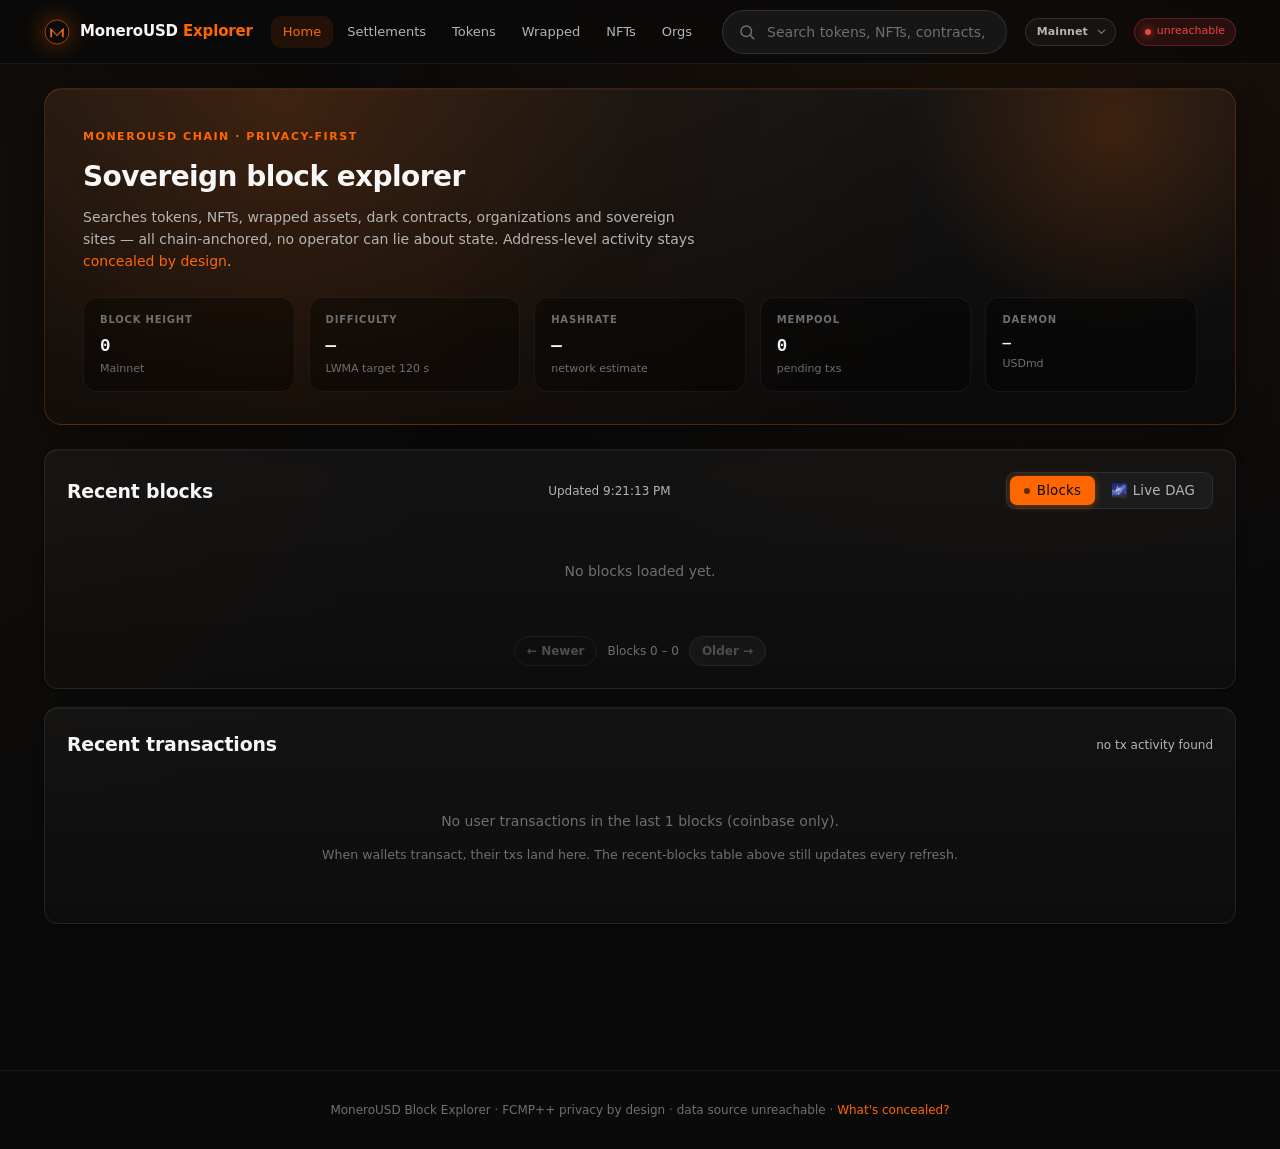
<file: index.html>
<!doctype html>
<html lang="en">
<head>
  <meta charset="utf-8">
  <meta name="viewport" content="width=device-width, initial-scale=1, viewport-fit=cover">
  <title>MoneroUSD Explorer</title>
  <meta name="description" content="Sovereign block explorer for the MoneroUSD chain. Privacy-preserving by design — searches tokens, NFTs, wrapped assets, contracts, organizations, and sovereign sites without leaking address-level activity.">
  <meta name="theme-color" content="#0a0a0a">
  <meta name="color-scheme" content="dark">

  <!-- CSP — same-origin scripts, monerousd.org indexer family for
       reads, ion.monerousd.org for token logos. No CDN, no eval.
       connect-src additionally allows the LOCAL DAG/PQ testnet daemon
       (127.0.0.1:28080 / localhost) so a self-hosting reviewer reads
       the live testnet chain DIRECTLY — no single operator trusted for
       proof-bearing reads. These loopback origins carry no privacy
       leak (they never leave the machine). -->
  <meta http-equiv="Content-Security-Policy" content="
    default-src 'self';
    script-src  'self';
    style-src   'self' 'unsafe-inline';
    img-src     'self' data: https://ion.monerousd.org;
    connect-src 'self' https://*.monerousd.org http://127.0.0.1:28080 http://localhost:28080;
    base-uri    'self';
    form-action 'self';
    frame-ancestors 'none';
  ">

  <link rel="stylesheet" href="styles/theme.css?v=229">
  <style>
    /* Boot loader — static MoneroUSD coin, orange ring orbits.
       Ported from the legacy explorer header (v1.2.132 redesign). */
    #usdm-loader {
      position: fixed; inset: 0; z-index: 9999;
      display: flex; align-items: center; justify-content: center;
      background: radial-gradient(circle at center, #0e0e0e 0%, #000 80%);
      transition: opacity .25s ease, visibility .25s ease;
    }
    #usdm-loader.hidden { opacity: 0; visibility: hidden; pointer-events: none; }
    .usdm-loader-stage {
      position: relative;
      width: 128px; height: 128px;
      display: flex; align-items: center; justify-content: center;
    }
    .usdm-loader-logo {
      width: 96px; height: 96px;
      filter: drop-shadow(0 0 14px rgba(255,102,0,0.45));
    }
    .usdm-loader-ring {
      position: absolute; inset: 0;
      border-radius: 50%;
      background: conic-gradient(
        from 0deg,
        rgba(255,102,0,0.95) 0deg,
        rgba(255,102,0,0.55) 40deg,
        rgba(255,102,0,0.15) 90deg,
        rgba(255,102,0,0)    180deg,
        rgba(255,102,0,0)    360deg);
      -webkit-mask: radial-gradient(circle, transparent 56px, #000 58px, #000 62px, transparent 64px);
              mask: radial-gradient(circle, transparent 56px, #000 58px, #000 62px, transparent 64px);
      animation: usdm-ring-spin 1.4s linear infinite;
    }
    @keyframes usdm-ring-spin {
      0%   { transform: rotate(0deg); }
      100% { transform: rotate(360deg); }
    }
    .usdm-loader-label {
      position: absolute; bottom: 38%;
      font-family: var(--font-ui, system-ui);
      font-size: 12px; letter-spacing: 0.14em; text-transform: uppercase;
      color: rgba(255,102,0,0.78);
    }
    @media (prefers-reduced-motion: reduce) {
      .usdm-loader-ring { animation: none; }
    }
  </style>
</head>
<body>

  <!-- ════ Boot loader ════════════════════════════════════════════ -->
  <div id="usdm-loader" aria-hidden="true">
    <div class="usdm-loader-stage">
      <div class="usdm-loader-ring" aria-hidden="true"></div>
      <svg class="usdm-loader-logo" viewBox="0 0 256 256" xmlns="http://www.w3.org/2000/svg"
           role="img" aria-label="MoneroUSD">
        <defs>
          <linearGradient id="usdm-outer" x1="0%" y1="0%" x2="0%" y2="100%">
            <stop offset="0%" stop-color="#888"/>
            <stop offset="50%" stop-color="#555"/>
            <stop offset="100%" stop-color="#333"/>
          </linearGradient>
          <radialGradient id="usdm-face" cx="50%" cy="38%" r="55%">
            <stop offset="0%" stop-color="#4d4d4d"/>
            <stop offset="100%" stop-color="#2a2a2a"/>
          </radialGradient>
          <linearGradient id="usdm-m" x1="0%" y1="0%" x2="0%" y2="100%">
            <stop offset="0%" stop-color="#FF8533"/>
            <stop offset="50%" stop-color="#FF6600"/>
            <stop offset="100%" stop-color="#E65800"/>
          </linearGradient>
        </defs>
        <circle cx="128" cy="128" r="120" fill="url(#usdm-outer)" stroke="#333" stroke-width="2"/>
        <circle cx="128" cy="128" r="102" fill="url(#usdm-face)"/>
        <polygon points="62,178 62,89 128,155 194,89 194,178 176,178 176,119 128,167 80,119 80,178" fill="url(#usdm-m)"/>
        <rect x="42" y="162" width="38" height="16" rx="2" fill="url(#usdm-m)"/>
        <rect x="176" y="162" width="38" height="16" rx="2" fill="url(#usdm-m)"/>
      </svg>
    </div>
    <div class="usdm-loader-label">Loading</div>
  </div>

  <!-- ════ Sticky glass header ═══════════════════════════════════ -->
  <header>
    <div class="container header-inner">
      <a href="#/" class="logo" aria-label="MoneroUSD Explorer home">
        <svg class="logo-mark" viewBox="0 0 256 256" xmlns="http://www.w3.org/2000/svg" aria-hidden="true">
          <defs>
            <linearGradient id="logo-m" x1="0%" y1="0%" x2="0%" y2="100%">
              <stop offset="0%" stop-color="#FF8533"/>
              <stop offset="100%" stop-color="#E65800"/>
            </linearGradient>
          </defs>
          <circle cx="128" cy="128" r="118" fill="#0a0a0a" stroke="#FF6600" stroke-width="6"/>
          <polygon points="62,180 62,86 128,156 194,86 194,180 176,180 176,118 128,170 80,118 80,180" fill="url(#logo-m)"/>
        </svg>
        <span>MoneroUSD <span class="logo-sub">Explorer</span></span>
      </a>

      <nav class="header-nav" aria-label="Primary navigation">
        <a href="#/"            class="header-nav-link">Home</a>
        <a href="#/l2"          class="header-nav-link">Settlements</a>
        <a href="#/tokens"      class="header-nav-link">Tokens</a>
        <a href="#/wrapped"     class="header-nav-link">Wrapped</a>
        <a href="#/nfts"        class="header-nav-link">NFTs</a>
        <a href="#/contracts"   class="header-nav-link collapse-md">Contracts</a>
        <a href="#/orgs"        class="header-nav-link">Orgs</a>
        <a href="#/sites"       class="header-nav-link collapse-md">Sites</a>
        <a href="#/validators"  class="header-nav-link collapse-md">Validators</a>
        <a href="#/privacy"     class="header-nav-link collapse-md">Privacy</a>
      </nav>

      <form class="search-form" id="search-form" onsubmit="return false;" role="search">
        <div class="search-wrapper">
          <input type="text"
                 id="search-input"
                 placeholder="Search tokens, NFTs, contracts, orgs, hashes…"
                 autocomplete="off"
                 spellcheck="false"
                 aria-label="Search">
          <div class="search-dropdown" id="search-dropdown" role="listbox"></div>
        </div>
        <button type="submit" id="search-btn" aria-hidden="true" tabindex="-1">Search</button>
      </form>

      <label class="network-switch" id="network-switch" title="Switch network — testnet lives at /testnet">
        <select id="network-select" aria-label="Select network">
          <option value="mainnet">Mainnet</option>
          <option value="testnet">Testnet</option>
        </select>
        <svg class="network-switch-caret" viewBox="0 0 12 12" aria-hidden="true">
          <path d="M2.5 4.5l3.5 3.5 3.5-3.5" fill="none" stroke="currentColor" stroke-width="1.5" stroke-linecap="round" stroke-linejoin="round"/>
        </svg>
      </label>

      <span class="source-pill connecting" id="source-pill" title="Active data source">
        connecting…
      </span>
    </div>
  </header>

  <!-- ════ Testnet banner (shown only on /testnet) ═══════════════ -->
  <div class="testnet-banner" id="testnet-banner" role="status" hidden>
    <span class="testnet-banner-dot" aria-hidden="true"></span>
    <strong>Testnet</strong>
    <span>— a separate, production-equivalent chain. Coins here carry no value. You're viewing
      <code>explorer.monerousd.org/testnet</code>.</span>
    <a href="#/" class="testnet-banner-exit" id="testnet-banner-exit">← Back to Mainnet</a>
  </div>

  <!-- ════ Main viewport (rendered by app.js) ════════════════════ -->
  <main class="container" id="view" role="main">
    <div class="loading">Loading…</div>
  </main>

  <!-- ════ Mobile bottom nav (≤880 px) ═══════════════════════════ -->
  <nav class="mobile-nav" aria-label="Mobile navigation">
    <div class="mobile-nav-inner container" style="padding:0">
      <a href="#/" class="mobile-nav-link" data-mobile-route="">
        <svg viewBox="0 0 24 24" fill="none" stroke="currentColor" stroke-width="1.6" stroke-linecap="round" stroke-linejoin="round"><path d="M3 12l9-9 9 9M5 10v10h14V10"/></svg>
        Home
      </a>
      <a href="#/tokens" class="mobile-nav-link" data-mobile-route="/tokens">
        <svg viewBox="0 0 24 24" fill="none" stroke="currentColor" stroke-width="1.6" stroke-linecap="round" stroke-linejoin="round"><circle cx="12" cy="12" r="9"/><path d="M12 7v10M9 9h5a2 2 0 010 4H9m0 0h6"/></svg>
        Tokens
      </a>
      <a href="#/wrapped" class="mobile-nav-link" data-mobile-route="/wrapped">
        <svg viewBox="0 0 24 24" fill="none" stroke="currentColor" stroke-width="1.6" stroke-linecap="round" stroke-linejoin="round"><circle cx="12" cy="12" r="9"/><path d="M3 12h18M12 3a14 14 0 010 18M12 3a14 14 0 000 18"/></svg>
        Wrapped
      </a>
      <a href="#/orgs" class="mobile-nav-link" data-mobile-route="/orgs">
        <svg viewBox="0 0 24 24" fill="none" stroke="currentColor" stroke-width="1.6" stroke-linecap="round" stroke-linejoin="round"><path d="M3 21V5a2 2 0 012-2h6v18M11 21V11h8v10M7 7h2M7 11h2M7 15h2M15 13h2M15 17h2"/></svg>
        Orgs
      </a>
      <a href="#/privacy" class="mobile-nav-link" data-mobile-route="/privacy">
        <svg viewBox="0 0 24 24" fill="none" stroke="currentColor" stroke-width="1.6" stroke-linecap="round" stroke-linejoin="round"><path d="M12 22s8-4 8-10V5l-8-3-8 3v7c0 6 8 10 8 10z"/></svg>
        Privacy
      </a>
    </div>
  </nav>

  <!-- ════ Footer ════════════════════════════════════════════════ -->
  <footer>
    <div class="container">
      <p>
        MoneroUSD Block Explorer · FCMP++ privacy by design ·
        <span id="footer-source">connecting…</span>
        &middot; <a href="#/privacy">What's concealed?</a>
      </p>
    </div>
  </footer>

  <script type="module" src="app.js?v=229"></script>
  <script src="/dag-view.js?v=5"></script>
</body>
</html>
</file>
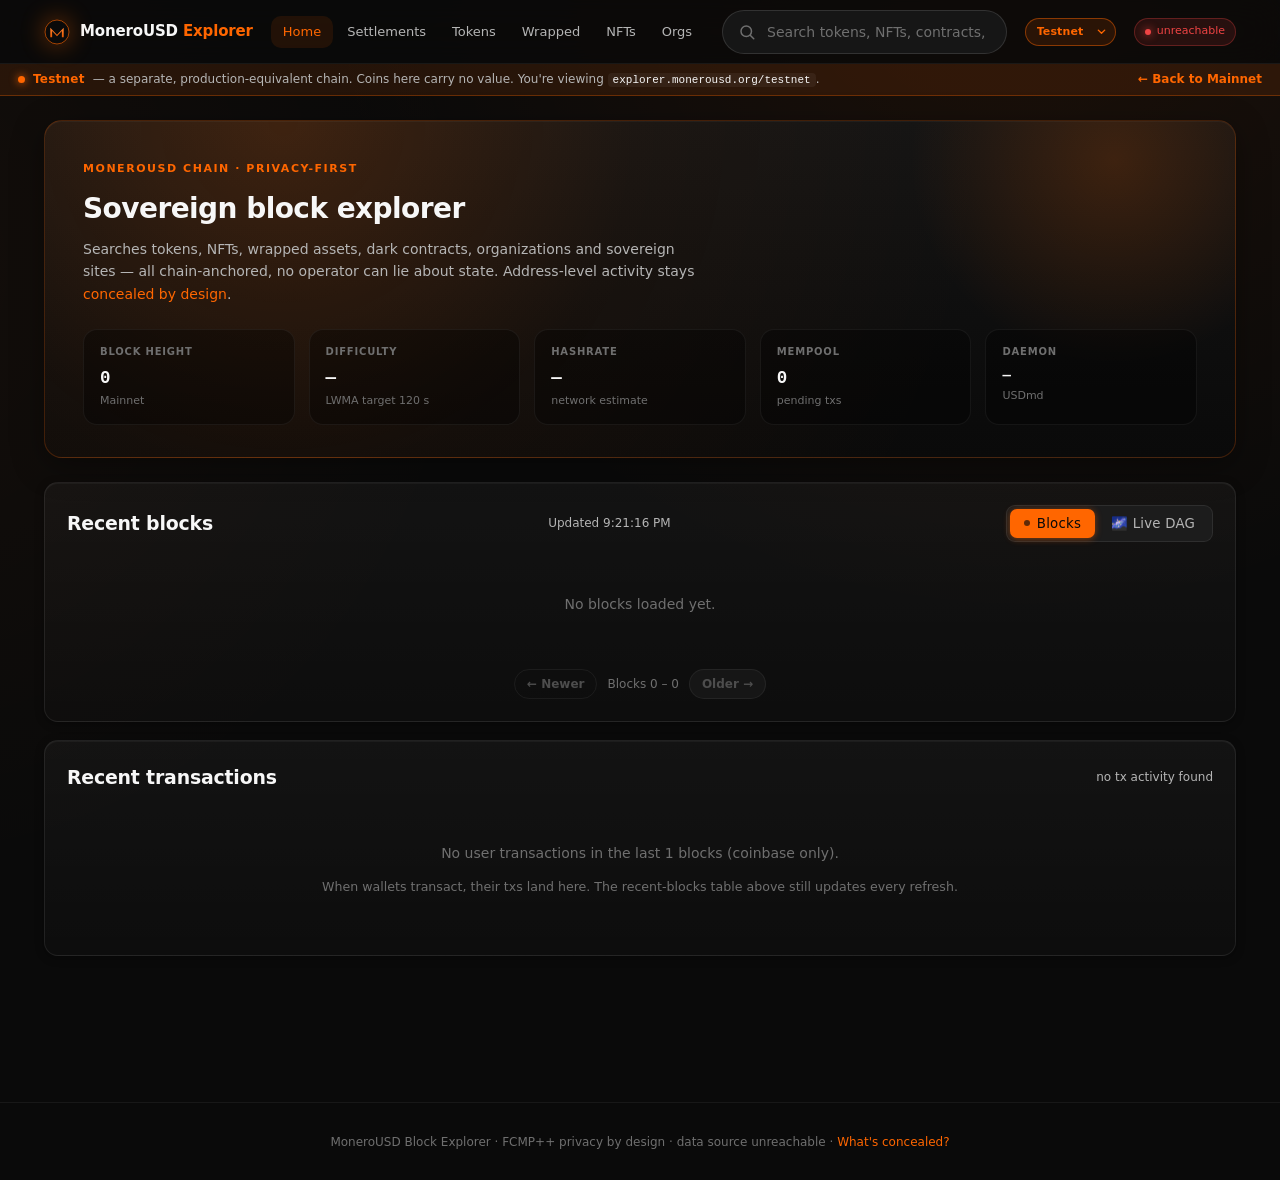
<file: testnet/index.html>
<!doctype html>
<html lang="en">
<head>
  <meta charset="utf-8">
  <meta name="viewport" content="width=device-width, initial-scale=1, viewport-fit=cover">
  <title>MoneroUSD Explorer</title>
  <meta name="description" content="Sovereign block explorer for the MoneroUSD chain. Privacy-preserving by design — searches tokens, NFTs, wrapped assets, contracts, organizations, and sovereign sites without leaking address-level activity.">
  <meta name="theme-color" content="#0a0a0a">
  <meta name="color-scheme" content="dark">

  <!-- CSP — same-origin scripts, monerousd.org indexer family for
       reads, ion.monerousd.org for token logos. No CDN, no eval.
       connect-src additionally allows the LOCAL DAG/PQ testnet daemon
       (127.0.0.1:28080 / localhost) so a self-hosting reviewer reads
       the live testnet chain DIRECTLY — no single operator trusted for
       proof-bearing reads. These loopback origins carry no privacy
       leak (they never leave the machine). -->
  <meta http-equiv="Content-Security-Policy" content="
    default-src 'self';
    script-src  'self';
    style-src   'self' 'unsafe-inline';
    img-src     'self' data: https://ion.monerousd.org;
    connect-src 'self' https://*.monerousd.org http://127.0.0.1:28080 http://localhost:28080;
    base-uri    'self';
    form-action 'self';
    frame-ancestors 'none';
  ">

  <link rel="stylesheet" href="/styles/theme.css?v=229">
  <style>
    /* Boot loader — static MoneroUSD coin, orange ring orbits.
       Ported from the legacy explorer header (v1.2.132 redesign). */
    #usdm-loader {
      position: fixed; inset: 0; z-index: 9999;
      display: flex; align-items: center; justify-content: center;
      background: radial-gradient(circle at center, #0e0e0e 0%, #000 80%);
      transition: opacity .25s ease, visibility .25s ease;
    }
    #usdm-loader.hidden { opacity: 0; visibility: hidden; pointer-events: none; }
    .usdm-loader-stage {
      position: relative;
      width: 128px; height: 128px;
      display: flex; align-items: center; justify-content: center;
    }
    .usdm-loader-logo {
      width: 96px; height: 96px;
      filter: drop-shadow(0 0 14px rgba(255,102,0,0.45));
    }
    .usdm-loader-ring {
      position: absolute; inset: 0;
      border-radius: 50%;
      background: conic-gradient(
        from 0deg,
        rgba(255,102,0,0.95) 0deg,
        rgba(255,102,0,0.55) 40deg,
        rgba(255,102,0,0.15) 90deg,
        rgba(255,102,0,0)    180deg,
        rgba(255,102,0,0)    360deg);
      -webkit-mask: radial-gradient(circle, transparent 56px, #000 58px, #000 62px, transparent 64px);
              mask: radial-gradient(circle, transparent 56px, #000 58px, #000 62px, transparent 64px);
      animation: usdm-ring-spin 1.4s linear infinite;
    }
    @keyframes usdm-ring-spin {
      0%   { transform: rotate(0deg); }
      100% { transform: rotate(360deg); }
    }
    .usdm-loader-label {
      position: absolute; bottom: 38%;
      font-family: var(--font-ui, system-ui);
      font-size: 12px; letter-spacing: 0.14em; text-transform: uppercase;
      color: rgba(255,102,0,0.78);
    }
    @media (prefers-reduced-motion: reduce) {
      .usdm-loader-ring { animation: none; }
    }
  </style>
</head>
<body>

  <!-- ════ Boot loader ════════════════════════════════════════════ -->
  <div id="usdm-loader" aria-hidden="true">
    <div class="usdm-loader-stage">
      <div class="usdm-loader-ring" aria-hidden="true"></div>
      <svg class="usdm-loader-logo" viewBox="0 0 256 256" xmlns="http://www.w3.org/2000/svg"
           role="img" aria-label="MoneroUSD">
        <defs>
          <linearGradient id="usdm-outer" x1="0%" y1="0%" x2="0%" y2="100%">
            <stop offset="0%" stop-color="#888"/>
            <stop offset="50%" stop-color="#555"/>
            <stop offset="100%" stop-color="#333"/>
          </linearGradient>
          <radialGradient id="usdm-face" cx="50%" cy="38%" r="55%">
            <stop offset="0%" stop-color="#4d4d4d"/>
            <stop offset="100%" stop-color="#2a2a2a"/>
          </radialGradient>
          <linearGradient id="usdm-m" x1="0%" y1="0%" x2="0%" y2="100%">
            <stop offset="0%" stop-color="#FF8533"/>
            <stop offset="50%" stop-color="#FF6600"/>
            <stop offset="100%" stop-color="#E65800"/>
          </linearGradient>
        </defs>
        <circle cx="128" cy="128" r="120" fill="url(#usdm-outer)" stroke="#333" stroke-width="2"/>
        <circle cx="128" cy="128" r="102" fill="url(#usdm-face)"/>
        <polygon points="62,178 62,89 128,155 194,89 194,178 176,178 176,119 128,167 80,119 80,178" fill="url(#usdm-m)"/>
        <rect x="42" y="162" width="38" height="16" rx="2" fill="url(#usdm-m)"/>
        <rect x="176" y="162" width="38" height="16" rx="2" fill="url(#usdm-m)"/>
      </svg>
    </div>
    <div class="usdm-loader-label">Loading</div>
  </div>

  <!-- ════ Sticky glass header ═══════════════════════════════════ -->
  <header>
    <div class="container header-inner">
      <a href="#/" class="logo" aria-label="MoneroUSD Explorer home">
        <svg class="logo-mark" viewBox="0 0 256 256" xmlns="http://www.w3.org/2000/svg" aria-hidden="true">
          <defs>
            <linearGradient id="logo-m" x1="0%" y1="0%" x2="0%" y2="100%">
              <stop offset="0%" stop-color="#FF8533"/>
              <stop offset="100%" stop-color="#E65800"/>
            </linearGradient>
          </defs>
          <circle cx="128" cy="128" r="118" fill="#0a0a0a" stroke="#FF6600" stroke-width="6"/>
          <polygon points="62,180 62,86 128,156 194,86 194,180 176,180 176,118 128,170 80,118 80,180" fill="url(#logo-m)"/>
        </svg>
        <span>MoneroUSD <span class="logo-sub">Explorer</span></span>
      </a>

      <nav class="header-nav" aria-label="Primary navigation">
        <a href="#/"            class="header-nav-link">Home</a>
        <a href="#/l2"          class="header-nav-link">Settlements</a>
        <a href="#/tokens"      class="header-nav-link">Tokens</a>
        <a href="#/wrapped"     class="header-nav-link">Wrapped</a>
        <a href="#/nfts"        class="header-nav-link">NFTs</a>
        <a href="#/contracts"   class="header-nav-link collapse-md">Contracts</a>
        <a href="#/orgs"        class="header-nav-link">Orgs</a>
        <a href="#/sites"       class="header-nav-link collapse-md">Sites</a>
        <a href="#/validators"  class="header-nav-link collapse-md">Validators</a>
        <a href="#/privacy"     class="header-nav-link collapse-md">Privacy</a>
      </nav>

      <form class="search-form" id="search-form" onsubmit="return false;" role="search">
        <div class="search-wrapper">
          <input type="text"
                 id="search-input"
                 placeholder="Search tokens, NFTs, contracts, orgs, hashes…"
                 autocomplete="off"
                 spellcheck="false"
                 aria-label="Search">
          <div class="search-dropdown" id="search-dropdown" role="listbox"></div>
        </div>
        <button type="submit" id="search-btn" aria-hidden="true" tabindex="-1">Search</button>
      </form>

      <label class="network-switch" id="network-switch" title="Switch network — testnet lives at /testnet">
        <select id="network-select" aria-label="Select network">
          <option value="mainnet">Mainnet</option>
          <option value="testnet">Testnet</option>
        </select>
        <svg class="network-switch-caret" viewBox="0 0 12 12" aria-hidden="true">
          <path d="M2.5 4.5l3.5 3.5 3.5-3.5" fill="none" stroke="currentColor" stroke-width="1.5" stroke-linecap="round" stroke-linejoin="round"/>
        </svg>
      </label>

      <span class="source-pill connecting" id="source-pill" title="Active data source">
        connecting…
      </span>
    </div>
  </header>

  <!-- ════ Testnet banner (shown only on /testnet) ═══════════════ -->
  <div class="testnet-banner" id="testnet-banner" role="status" hidden>
    <span class="testnet-banner-dot" aria-hidden="true"></span>
    <strong>Testnet</strong>
    <span>— a separate, production-equivalent chain. Coins here carry no value. You're viewing
      <code>explorer.monerousd.org/testnet</code>.</span>
    <a href="#/" class="testnet-banner-exit" id="testnet-banner-exit">← Back to Mainnet</a>
  </div>

  <!-- ════ Main viewport (rendered by app.js) ════════════════════ -->
  <main class="container" id="view" role="main">
    <div class="loading">Loading…</div>
  </main>

  <!-- ════ Mobile bottom nav (≤880 px) ═══════════════════════════ -->
  <nav class="mobile-nav" aria-label="Mobile navigation">
    <div class="mobile-nav-inner container" style="padding:0">
      <a href="#/" class="mobile-nav-link" data-mobile-route="">
        <svg viewBox="0 0 24 24" fill="none" stroke="currentColor" stroke-width="1.6" stroke-linecap="round" stroke-linejoin="round"><path d="M3 12l9-9 9 9M5 10v10h14V10"/></svg>
        Home
      </a>
      <a href="#/tokens" class="mobile-nav-link" data-mobile-route="/tokens">
        <svg viewBox="0 0 24 24" fill="none" stroke="currentColor" stroke-width="1.6" stroke-linecap="round" stroke-linejoin="round"><circle cx="12" cy="12" r="9"/><path d="M12 7v10M9 9h5a2 2 0 010 4H9m0 0h6"/></svg>
        Tokens
      </a>
      <a href="#/wrapped" class="mobile-nav-link" data-mobile-route="/wrapped">
        <svg viewBox="0 0 24 24" fill="none" stroke="currentColor" stroke-width="1.6" stroke-linecap="round" stroke-linejoin="round"><circle cx="12" cy="12" r="9"/><path d="M3 12h18M12 3a14 14 0 010 18M12 3a14 14 0 000 18"/></svg>
        Wrapped
      </a>
      <a href="#/orgs" class="mobile-nav-link" data-mobile-route="/orgs">
        <svg viewBox="0 0 24 24" fill="none" stroke="currentColor" stroke-width="1.6" stroke-linecap="round" stroke-linejoin="round"><path d="M3 21V5a2 2 0 012-2h6v18M11 21V11h8v10M7 7h2M7 11h2M7 15h2M15 13h2M15 17h2"/></svg>
        Orgs
      </a>
      <a href="#/privacy" class="mobile-nav-link" data-mobile-route="/privacy">
        <svg viewBox="0 0 24 24" fill="none" stroke="currentColor" stroke-width="1.6" stroke-linecap="round" stroke-linejoin="round"><path d="M12 22s8-4 8-10V5l-8-3-8 3v7c0 6 8 10 8 10z"/></svg>
        Privacy
      </a>
    </div>
  </nav>

  <!-- ════ Footer ════════════════════════════════════════════════ -->
  <footer>
    <div class="container">
      <p>
        MoneroUSD Block Explorer · FCMP++ privacy by design ·
        <span id="footer-source">connecting…</span>
        &middot; <a href="#/privacy">What's concealed?</a>
      </p>
    </div>
  </footer>

  <script type="module" src="/app.js?v=229"></script>
  <script src="/dag-view.js?v=5"></script>
</body>
</html>
</file>
<file: styles/theme.css>
/* theme.css — MoneroUSD Explorer
 *
 * Phantom-style wallet aesthetic with the Monero brand palette
 * (deep matte black + orange #FF6600 accent). Matches the
 * desktop wallet's home, governance, settings, and the IDE so
 * the entire surface family reads as one product.
 *
 * Design tokens live on :root. Component rules below cascade
 * off them — change a token, every component follows.
 */

:root {
  /* ─── Brand & palette ─────────────────────────────────────── */
  --monero-orange:        #FF6600;
  --monero-orange-soft:   rgba(255, 102, 0, 0.10);
  --monero-orange-rim:    rgba(255, 102, 0, 0.32);
  --monero-orange-hover:  #FF8533;
  --monero-orange-press:  #E65800;

  /* ─── Surfaces (deepest → most-elevated) ──────────────────── */
  --bg-base:        #050505;
  --bg-page:        #0a0a0a;
  --bg-surface:     #111;
  --bg-elevated:    #161616;
  --bg-popover:     #1c1c1c;
  --bg-hover:       rgba(255, 255, 255, 0.04);

  /* ─── Glass card (Phantom feel) ──────────────────────────── */
  --glass-bg:       linear-gradient(180deg,
                      rgba(255, 255, 255, 0.04) 0%,
                      rgba(255, 255, 255, 0.015) 100%);
  --glass-border:   rgba(255, 255, 255, 0.08);
  --glass-border-active: rgba(255, 102, 0, 0.30);
  --card-shadow:    0 2px 8px rgba(0, 0, 0, 0.35),
                    inset 0 1px 0 rgba(255, 255, 255, 0.04);
  --card-shadow-hover:
                    0 8px 24px rgba(0, 0, 0, 0.5),
                    inset 0 1px 0 rgba(255, 255, 255, 0.06);

  /* ─── Hero gradient (orange radial halo over dark base) ───── */
  --hero-gradient:  radial-gradient(circle at 20% 0%,
                      rgba(255, 102, 0, 0.18) 0%,
                      rgba(255, 102, 0, 0.04) 35%,
                      rgba(20, 20, 20, 0) 70%),
                    linear-gradient(180deg, #141414 0%, #0a0a0a 100%);
  --hero-border:    rgba(255, 102, 0, 0.22);

  /* ─── Borders ─────────────────────────────────────────────── */
  --border-subtle:  rgba(255, 255, 255, 0.06);
  --border-strong:  rgba(255, 255, 255, 0.12);
  --row-divider:    rgba(255, 255, 255, 0.05);

  /* ─── Text ────────────────────────────────────────────────── */
  --text-primary:   #f7f7f7;
  --text-secondary: #b5b5b5;
  --text-muted:     #6f6f6f;
  --text-faint:     #4d4d4d;
  --text-inverse:   #0a0a0a;
  --accent:         var(--monero-orange);
  --accent-hover:   var(--monero-orange-hover);

  /* ─── Semantic colors ─────────────────────────────────────── */
  --success:        #22c55e;
  --success-soft:   rgba(34, 197, 94, 0.12);
  --warning:        #f59e0b;
  --warning-soft:   rgba(245, 158, 11, 0.12);
  --danger:         #ef4444;
  --danger-soft:    rgba(239, 68, 68, 0.12);
  --info:           #38bdf8;
  --info-soft:      rgba(56, 189, 248, 0.12);

  /* ─── Geometry ────────────────────────────────────────────── */
  --radius-xs:      4px;
  --radius-sm:      6px;
  --radius-md:      10px;
  --radius-lg:      14px;
  --radius-xl:      18px;
  --radius-pill:    9999px;
  --pill-radius:    9999px;

  /* ─── Type ────────────────────────────────────────────────── */
  --font-ui:        'Inter', -apple-system, BlinkMacSystemFont,
                    'Segoe UI', system-ui, sans-serif;
  --font-mono:      'JetBrains Mono', ui-monospace, 'SF Mono',
                    Menlo, Monaco, Consolas, monospace;

  /* ─── Motion ──────────────────────────────────────────────── */
  --transition-fast: 120ms cubic-bezier(0.4, 0, 0.2, 1);
  --transition-med:  180ms cubic-bezier(0.4, 0, 0.2, 1);

  /* ─── Container widths ───────────────────────────────────── */
  --container-max:   1240px;
  --header-h:        64px;
}

/* ════════════════════════════════════════════════════════════════════
 * Reset + base
 * ════════════════════════════════════════════════════════════════════ */

*, *::before, *::after { box-sizing: border-box; }

html, body {
  margin: 0;
  padding: 0;
  background: var(--bg-page);
  color: var(--text-primary);
  font-family: var(--font-ui);
  font-size: 14px;
  line-height: 1.5;
  -webkit-font-smoothing: antialiased;
  -moz-osx-font-smoothing: grayscale;
}

body {
  min-height: 100vh;
  background:
    radial-gradient(circle at 80% -10%, rgba(255, 102, 0, 0.08) 0%, transparent 50%),
    radial-gradient(circle at -10% 30%, rgba(255, 102, 0, 0.04) 0%, transparent 40%),
    var(--bg-page);
  background-attachment: fixed;
}

a {
  color: var(--accent);
  text-decoration: none;
  transition: color var(--transition-fast);
}
a:hover { color: var(--accent-hover); }

code, .mono {
  font-family: var(--font-mono);
  font-size: 0.92em;
}

button {
  font-family: inherit;
}

h1, h2, h3, h4, h5 { margin: 0; font-weight: 600; letter-spacing: -0.01em; }
h1 { font-size: 1.75rem; }
h2 { font-size: 1.35rem; }
h3 { font-size: 1.1rem; }

/* ════════════════════════════════════════════════════════════════════
 * Layout
 * ════════════════════════════════════════════════════════════════════ */

.container {
  width: 100%;
  max-width: var(--container-max);
  margin: 0 auto;
  padding: 0 24px;
}

main.container { padding-top: 24px; padding-bottom: 64px; }

/* ════════════════════════════════════════════════════════════════════
 * Header (sticky glass top bar)
 *
 * Selector is scoped to `body > header` so it ONLY matches the
 * top-bar (a direct child of <body>). Page-level `<header>`
 * elements — like the `<header class="hero">` used by every
 * landing page — pick up the .hero rule instead of inheriting
 * the top-bar's fixed height. (Pre-fix: `header { height: 64px }`
 * collapsed every page hero to a 56-px sliver on mobile.)
 * ════════════════════════════════════════════════════════════════════ */

body > header {
  position: sticky;
  top: 0;
  z-index: 100;
  height: var(--header-h);
  background: rgba(10, 10, 10, 0.78);
  border-bottom: 1px solid var(--border-subtle);
  backdrop-filter: saturate(1.5) blur(18px);
  -webkit-backdrop-filter: saturate(1.5) blur(18px);
}

.header-inner {
  display: flex;
  align-items: center;
  height: 100%;
  gap: 18px;
}

.logo {
  display: inline-flex;
  align-items: center;
  gap: 10px;
  font-size: 15px;
  font-weight: 700;
  letter-spacing: -0.01em;
  color: var(--text-primary);
  white-space: nowrap;
}
.logo:hover { color: var(--text-primary); }

.logo-mark {
  width: 26px;
  height: 26px;
  flex-shrink: 0;
  filter: drop-shadow(0 0 12px rgba(255, 102, 0, 0.45));
  transition: filter var(--transition-med);
}
.logo:hover .logo-mark {
  filter: drop-shadow(0 0 16px rgba(255, 102, 0, 0.7));
}
.logo-sub {
  color: var(--accent);
  font-weight: 600;
}

.header-nav {
  display: flex;
  align-items: center;
  gap: 2px;
  flex-wrap: nowrap;
  /* No `margin-right: auto` — we want the search bar to take the
     remaining space, NOT the nav to push everything else right. */
}
.header-nav::-webkit-scrollbar { display: none; }

.header-nav-link {
  display: inline-flex;
  align-items: center;
  height: 32px;
  padding: 0 12px;
  border-radius: var(--radius-md);
  font-size: 13px;
  font-weight: 500;
  color: var(--text-secondary);
  transition: background var(--transition-fast), color var(--transition-fast);
}
.header-nav-link:hover {
  background: var(--bg-hover);
  color: var(--text-primary);
}
.header-nav-link.active {
  color: var(--accent);
  background: var(--monero-orange-soft);
}

/* ─── Search (header) ─────────────────────────────────────────────── */

.search-form {
  position: relative;
  display: flex;
  align-items: center;
  gap: 8px;
  flex: 1;
  /* Desktop: large pill that takes the full available width up to
     the breakpoint. Phantom-app sized — the bar should feel like
     the page's primary input, not a tiny accessory. */
  max-width: 680px;
  min-width: 280px;
}

.search-wrapper {
  position: relative;
  flex: 1;
}

#search-input {
  width: 100%;
  height: 44px;
  background: var(--bg-elevated);
  border: 1px solid var(--border-strong);
  border-radius: var(--radius-pill);
  padding: 0 18px 0 44px;
  color: var(--text-primary);
  font-family: inherit;
  font-size: 14px;
  font-weight: 500;
  transition: border-color var(--transition-fast), background var(--transition-fast);
}
#search-input::placeholder { color: var(--text-muted); font-weight: 400; }
#search-input:focus {
  outline: none;
  border-color: var(--accent);
  background: rgba(255, 102, 0, 0.04);
  box-shadow: 0 0 0 3px rgba(255, 102, 0, 0.12);
}

.search-wrapper::before {
  content: '';
  position: absolute;
  left: 16px;
  top: 50%;
  width: 18px;
  height: 18px;
  transform: translateY(-50%);
  background-image: url("data:image/svg+xml;utf8,<svg xmlns='http://www.w3.org/2000/svg' width='18' height='18' viewBox='0 0 24 24' fill='none' stroke='%236f6f6f' stroke-width='2' stroke-linecap='round' stroke-linejoin='round'><circle cx='11' cy='11' r='7'/><path d='M21 21l-4.35-4.35'/></svg>");
  pointer-events: none;
}

#search-btn { display: none; /* Enter to submit; Phantom-style */ }

/* ─── Search dropdown (live results w/ logos) ───────────────────── */

.search-dropdown {
  position: absolute;
  top: calc(100% + 10px);
  left: 0;
  right: 0;
  background: var(--bg-popover);
  border: 1px solid var(--border-strong);
  border-radius: var(--radius-lg);
  box-shadow: 0 18px 48px rgba(0, 0, 0, 0.65),
              inset 0 1px 0 rgba(255, 255, 255, 0.04);
  /* Match the bar's width on mobile/tablet, but DROP the right anchor
     on desktop so the panel can extend wider than the input — useful
     when the search shows long org/token names. */
  min-width: 100%;
  width: max-content;
  max-width: min(680px, calc(100vw - 32px));
  max-height: 540px;
  overflow-y: auto;
  display: none;
  z-index: 200;
  padding: 6px;
}
.search-dropdown.open { display: block; }

.search-section-title {
  padding: 12px 12px 6px;
  font-size: 10px;
  font-weight: 700;
  text-transform: uppercase;
  letter-spacing: 0.10em;
  color: var(--text-muted);
}

.search-result {
  display: flex;
  align-items: center;
  gap: 14px;
  padding: 10px 12px;
  cursor: pointer;
  border-radius: var(--radius-md);
  transition: background var(--transition-fast);
}
.search-result:hover,
.search-result.active {
  background: var(--monero-orange-soft);
}
.search-result-logo {
  width: 36px;
  height: 36px;
  border-radius: 50%;
  background: var(--monero-orange-soft);
  display: inline-flex;
  align-items: center;
  justify-content: center;
  font-size: 13px;
  font-weight: 700;
  color: var(--accent);
  flex-shrink: 0;
  overflow: hidden;
}
.search-result-logo img {
  width: 100%;
  height: 100%;
  object-fit: cover;
}
.search-result-text {
  flex: 1;
  min-width: 0;
}
.search-result-title {
  font-size: 14px;
  font-weight: 600;
  color: var(--text-primary);
  display: flex;
  align-items: center;
  gap: 8px;
  line-height: 1.25;
}
.search-result-sub {
  font-size: 11.5px;
  color: var(--text-muted);
  font-family: var(--font-mono);
  margin-top: 2px;
  overflow: hidden;
  text-overflow: ellipsis;
  white-space: nowrap;
}
.search-result-badge {
  font-size: 10px;
  padding: 3px 8px;
  border-radius: var(--radius-pill);
  background: var(--bg-elevated);
  color: var(--text-secondary);
  border: 1px solid var(--border-subtle);
  font-weight: 600;
  text-transform: uppercase;
  letter-spacing: 0.06em;
}

/* Source pill (connection status) */
.source-pill {
  display: inline-flex;
  align-items: center;
  gap: 6px;
  height: 28px;
  padding: 0 10px;
  border-radius: var(--radius-pill);
  font-size: 11px;
  font-weight: 500;
  color: var(--success);
  background: var(--success-soft);
  border: 1px solid rgba(34, 197, 94, 0.30);
  white-space: nowrap;
  flex-shrink: 0;
}
.source-pill::before {
  content: '';
  width: 6px;
  height: 6px;
  border-radius: 50%;
  background: var(--success);
  box-shadow: 0 0 8px var(--success);
}
.source-pill.connecting {
  color: var(--warning);
  background: var(--warning-soft);
  border-color: rgba(245, 158, 11, 0.30);
}
.source-pill.connecting::before {
  background: var(--warning);
  box-shadow: 0 0 8px var(--warning);
}
.source-pill.error {
  color: var(--danger);
  background: var(--danger-soft);
  border-color: rgba(239, 68, 68, 0.30);
}
.source-pill.error::before {
  background: var(--danger);
  box-shadow: 0 0 8px var(--danger);
}

/* Network switch (Mainnet / Testnet) — path-prefix routing.
   Testnet lives at explorer.monerousd.org/testnet, so switching is a
   real navigation to /testnet/ (handled in app.js). */
.network-switch {
  position: relative;
  display: inline-flex;
  align-items: center;
  height: 28px;
  flex-shrink: 0;
}
.network-switch select {
  appearance: none;
  -webkit-appearance: none;
  height: 28px;
  margin: 0;
  padding: 0 26px 0 11px;
  border-radius: var(--radius-pill);
  font-family: inherit;
  font-size: 11px;
  font-weight: 600;
  letter-spacing: 0.01em;
  color: var(--text-secondary);
  background: var(--bg-hover);
  border: 1px solid var(--border-strong);
  cursor: pointer;
  outline: none;
  transition: color .12s ease, border-color .12s ease, background .12s ease;
}
.network-switch select:hover { color: var(--text-primary); border-color: var(--accent); }
.network-switch select:focus-visible { border-color: var(--accent); box-shadow: 0 0 0 2px rgba(255,102,0,0.25); }
.network-switch-caret {
  position: absolute;
  right: 9px;
  width: 11px;
  height: 11px;
  pointer-events: none;
  color: var(--text-muted);
}
/* On testnet the switch is unmistakably orange-accented. */
.network-switch.testnet select {
  color: var(--accent);
  background: rgba(255, 102, 0, 0.12);
  border-color: rgba(255, 102, 0, 0.45);
}
.network-switch.testnet .network-switch-caret { color: var(--accent); }

/* Thin testnet banner under the header. */
.testnet-banner {
  display: flex;
  align-items: center;
  gap: 8px;
  flex-wrap: wrap;
  padding: 7px 18px;
  font-size: 12px;
  line-height: 1.4;
  color: var(--text-secondary);
  background: rgba(255, 102, 0, 0.10);
  border-bottom: 1px solid rgba(255, 102, 0, 0.30);
}
.testnet-banner[hidden] { display: none; }
.testnet-banner strong { color: var(--accent); font-weight: 700; letter-spacing: 0.02em; }
.testnet-banner code {
  font-family: var(--font-mono, ui-monospace, monospace);
  font-size: 11px;
  color: var(--text-primary);
  background: rgba(255,255,255,0.05);
  padding: 1px 5px;
  border-radius: var(--radius-xs);
}
.testnet-banner-dot {
  width: 7px; height: 7px;
  border-radius: 50%;
  background: var(--accent);
  box-shadow: 0 0 8px var(--accent);
  flex-shrink: 0;
}
.testnet-banner-exit {
  margin-left: auto;
  color: var(--accent);
  font-weight: 600;
  white-space: nowrap;
  text-decoration: none;
}
.testnet-banner-exit:hover { text-decoration: underline; }

/* ════════════════════════════════════════════════════════════════════
 * Hero (home page)
 * ════════════════════════════════════════════════════════════════════ */

.hero {
  position: relative;
  background: var(--hero-gradient);
  border: 1px solid var(--hero-border);
  border-radius: var(--radius-xl);
  padding: 36px 38px 32px;
  margin-bottom: 24px;
  overflow: hidden;
  box-shadow: 0 8px 32px rgba(0, 0, 0, 0.35),
              inset 0 1px 0 rgba(255, 255, 255, 0.04);
}
.hero::before {
  content: '';
  position: absolute;
  top: -60%;
  right: -10%;
  width: 480px;
  height: 480px;
  background: radial-gradient(circle, rgba(255, 102, 0, 0.18) 0%, transparent 60%);
  pointer-events: none;
}
.hero-eyebrow {
  display: inline-block;
  font-size: 11px;
  font-weight: 700;
  text-transform: uppercase;
  letter-spacing: 0.14em;
  color: var(--accent);
  margin-bottom: 10px;
  position: relative;
}
.hero h1 {
  font-size: 2rem;
  font-weight: 700;
  letter-spacing: -0.02em;
  margin-bottom: 8px;
  position: relative;
}
.hero p {
  margin: 0;
  font-size: 14px;
  color: var(--text-secondary);
  max-width: 620px;
  line-height: 1.6;
  position: relative;
}

.hero-stats {
  display: grid;
  grid-template-columns: repeat(auto-fit, minmax(180px, 1fr));
  gap: 14px;
  margin-top: 24px;
  position: relative;
}
.hero-stat {
  background: rgba(0, 0, 0, 0.35);
  border: 1px solid var(--border-subtle);
  border-radius: var(--radius-lg);
  padding: 14px 16px;
}
.hero-stat-label {
  font-size: 10px;
  font-weight: 700;
  text-transform: uppercase;
  letter-spacing: 0.08em;
  color: var(--text-muted);
  margin-bottom: 6px;
}
.hero-stat-value {
  font-family: var(--font-mono);
  font-size: 1.25rem;
  font-weight: 700;
  color: var(--text-primary);
}
.hero-stat-sub {
  font-size: 11px;
  color: var(--text-muted);
  margin-top: 2px;
}

/* ════════════════════════════════════════════════════════════════════
 * Glass card (used by every section that isn't the hero)
 * ════════════════════════════════════════════════════════════════════ */

.card {
  background: var(--glass-bg);
  border: 1px solid var(--glass-border);
  border-radius: var(--radius-lg);
  box-shadow: var(--card-shadow);
  padding: 22px;
  margin-bottom: 18px;
  transition: border-color var(--transition-fast), box-shadow var(--transition-fast);
}
.card.interactive:hover {
  border-color: var(--glass-border-active);
  box-shadow: var(--card-shadow-hover);
}

.card-header {
  display: flex;
  align-items: center;
  justify-content: space-between;
  margin-bottom: 16px;
  gap: 12px;
  flex-wrap: wrap;
}
.card-header h2,
.card-header h3 { margin: 0; }
.card-action {
  font-size: 12px;
  color: var(--text-secondary);
  display: inline-flex;
  align-items: center;
  gap: 8px;
}
.card-action a { color: var(--accent); }
.card-action[role="button"],
.card-action.clickable,
.card-action#txs-action,
.card-action#blocks-action {
  cursor: pointer;
  transition: color var(--transition-fast);
}
.card-action#txs-action:hover,
.card-action#blocks-action:hover { color: var(--accent); }

/* ════════════════════════════════════════════════════════════════════
 * Stats grid (used by Validators / Reserve / Network pages)
 * ════════════════════════════════════════════════════════════════════ */

.stat-grid {
  display: grid;
  grid-template-columns: repeat(auto-fit, minmax(160px, 1fr));
  gap: 14px;
  margin-bottom: 22px;
}
.stat-tile {
  background: var(--glass-bg);
  border: 1px solid var(--glass-border);
  border-radius: var(--radius-lg);
  padding: 16px 18px;
  position: relative;
}
.stat-tile::before {
  content: '';
  position: absolute;
  left: 0;
  top: 12px;
  bottom: 12px;
  width: 3px;
  background: var(--accent);
  border-radius: 0 2px 2px 0;
}
.stat-tile-label {
  font-size: 10px;
  font-weight: 700;
  text-transform: uppercase;
  letter-spacing: 0.08em;
  color: var(--text-muted);
  margin-bottom: 6px;
}
.stat-tile-value {
  font-family: var(--font-mono);
  font-size: 1.25rem;
  font-weight: 700;
  color: var(--text-primary);
  line-height: 1.2;
}
.stat-tile-sub {
  font-size: 11px;
  color: var(--text-muted);
  margin-top: 4px;
}

/* ════════════════════════════════════════════════════════════════════
 * Table (recent blocks, recent txs, tokens, contracts, etc.)
 * ════════════════════════════════════════════════════════════════════ */

.table-wrap { overflow-x: auto; }

table {
  width: 100%;
  border-collapse: collapse;
  font-size: 13px;
}
thead th {
  font-size: 10px;
  font-weight: 700;
  text-transform: uppercase;
  letter-spacing: 0.08em;
  color: var(--text-muted);
  text-align: left;
  padding: 10px 12px;
  border-bottom: 1px solid var(--row-divider);
}
tbody td {
  padding: 12px;
  border-bottom: 1px solid var(--row-divider);
  color: var(--text-primary);
}
tbody tr {
  transition: background var(--transition-fast);
}
tbody tr:hover { background: var(--bg-hover); }
tbody tr:last-child td { border-bottom: none; }

td.num,
th.num { text-align: right; font-variant-numeric: tabular-nums; font-family: var(--font-mono); }
td.mono,
.mono { font-family: var(--font-mono); }

.copyable, .mono { cursor: pointer; }

/* ════════════════════════════════════════════════════════════════════
 * Pagination row (older blocks button etc.)
 * ════════════════════════════════════════════════════════════════════ */

.pager {
  display: flex;
  align-items: center;
  justify-content: center;
  gap: 10px;
  margin-top: 18px;
  flex-wrap: wrap;
}
.pager-info {
  font-size: 12px;
  color: var(--text-muted);
}

/* ════════════════════════════════════════════════════════════════════
 * Pills, badges
 * ════════════════════════════════════════════════════════════════════ */

.badge {
  display: inline-flex;
  align-items: center;
  gap: 4px;
  padding: 2px 8px;
  border-radius: var(--radius-pill);
  font-size: 10px;
  font-weight: 600;
  text-transform: uppercase;
  letter-spacing: 0.04em;
}
.badge-verified {
  background: var(--monero-orange-soft);
  color: var(--accent);
  border: 1px solid var(--monero-orange-rim);
}

/* ════════════════════════════════════════════════════════════════════
 * Gold verified check (Twitter/X-gold style).
 *
 * Render a 16-pointed star burst with a metallic-gold radial gradient
 * + a white checkmark inside. The component is an inline SVG icon
 * (.gold-check) — use it INSTEAD OF a "verified" text badge wherever
 * we mark a verified org / token / wrapped asset / NFT collection /
 * dapp / sovereign site as official.
 *
 * Sizes: default 14px (next to small text). The `--lg` modifier is
 * 18px for hero / detail-head headings. `--xl` is 22px for the
 * organization-profile and token-detail hero treatments.
 *
 * Accessibility: every usage wraps a visually-hidden text span
 * (.sr-only) so screen readers still announce "verified".
 * ════════════════════════════════════════════════════════════════════ */

.gold-check {
  display: inline-flex;
  align-items: center;
  justify-content: center;
  width: 14px;
  height: 14px;
  flex-shrink: 0;
  vertical-align: -2px;
  filter: drop-shadow(0 0 4px rgba(212, 175, 55, 0.45));
  transition: filter var(--transition-fast);
}
.gold-check:hover { filter: drop-shadow(0 0 6px rgba(255, 200, 60, 0.7)); }
.gold-check.gold-check--lg { width: 18px; height: 18px; vertical-align: -3px; }
.gold-check.gold-check--xl { width: 22px; height: 22px; vertical-align: -4px; }
.gold-check svg { width: 100%; height: 100%; display: block; }

.sr-only {
  position: absolute;
  width: 1px; height: 1px;
  padding: 0; margin: -1px;
  overflow: hidden;
  clip: rect(0,0,0,0);
  white-space: nowrap;
  border: 0;
}
.badge-warning {
  background: var(--warning-soft);
  color: var(--warning);
  border: 1px solid rgba(245, 158, 11, 0.3);
}
.badge-success {
  background: var(--success-soft);
  color: var(--success);
  border: 1px solid rgba(34, 197, 94, 0.3);
}
.badge-info {
  background: var(--info-soft);
  color: var(--info);
  border: 1px solid rgba(56, 189, 248, 0.3);
}
.badge-muted {
  background: var(--bg-elevated);
  color: var(--text-muted);
  border: 1px solid var(--border-subtle);
}

/* ════════════════════════════════════════════════════════════════════
 * Buttons
 * ════════════════════════════════════════════════════════════════════ */

.btn {
  display: inline-flex;
  align-items: center;
  justify-content: center;
  gap: 6px;
  height: 36px;
  padding: 0 16px;
  border-radius: var(--radius-pill);
  font-size: 13px;
  font-weight: 600;
  font-family: inherit;
  border: 1px solid transparent;
  cursor: pointer;
  transition: background var(--transition-fast),
              border-color var(--transition-fast),
              filter var(--transition-fast),
              transform var(--transition-fast);
  white-space: nowrap;
}
.btn-primary {
  background: var(--accent);
  color: var(--text-inverse);
  border-color: var(--accent);
}
.btn-primary:hover {
  background: var(--accent-hover);
  border-color: var(--accent-hover);
  transform: translateY(-1px);
}
.btn-primary:active { transform: translateY(0); }
.btn-primary[disabled] {
  background: var(--bg-elevated);
  color: var(--text-faint);
  border-color: var(--border-subtle);
  cursor: not-allowed;
  transform: none;
}
.btn-ghost {
  background: transparent;
  color: var(--text-primary);
  border-color: var(--border-strong);
}
.btn-ghost:hover {
  border-color: var(--accent);
  color: var(--accent);
  background: var(--monero-orange-soft);
}
.btn-ghost[disabled] {
  border-color: var(--border-subtle);
  color: var(--text-faint);
  cursor: not-allowed;
}
.btn-sm { height: 30px; padding: 0 12px; font-size: 12px; }

/* ════════════════════════════════════════════════════════════════════
 * Token / NFT / Org card grids
 * ════════════════════════════════════════════════════════════════════ */

.entity-grid {
  display: grid;
  grid-template-columns: repeat(auto-fill, minmax(260px, 1fr));
  gap: 14px;
}
.entity-card {
  background: var(--glass-bg);
  border: 1px solid var(--glass-border);
  border-radius: var(--radius-lg);
  padding: 18px;
  cursor: pointer;
  transition: border-color var(--transition-fast), transform var(--transition-fast),
              box-shadow var(--transition-fast);
  text-decoration: none;
  color: inherit;
  display: block;
}
.entity-card:hover {
  border-color: var(--glass-border-active);
  transform: translateY(-2px);
  box-shadow: var(--card-shadow-hover);
}
.entity-head {
  display: flex;
  align-items: center;
  gap: 12px;
  margin-bottom: 12px;
}
.entity-logo {
  width: 40px;
  height: 40px;
  border-radius: 50%;
  background: var(--monero-orange-soft);
  display: inline-flex;
  align-items: center;
  justify-content: center;
  font-size: 14px;
  font-weight: 700;
  color: var(--accent);
  flex-shrink: 0;
  overflow: hidden;
}
.entity-logo img {
  width: 100%;
  height: 100%;
  object-fit: cover;
}
.entity-title {
  font-size: 14px;
  font-weight: 600;
  color: var(--text-primary);
  display: flex;
  align-items: center;
  gap: 6px;
}
.entity-sub {
  font-size: 11px;
  color: var(--text-muted);
  font-family: var(--font-mono);
  margin-top: 2px;
  overflow: hidden;
  text-overflow: ellipsis;
  white-space: nowrap;
}
.entity-body {
  font-size: 12px;
  color: var(--text-secondary);
  line-height: 1.5;
}
.entity-meta {
  display: flex;
  flex-wrap: wrap;
  gap: 10px;
  margin-top: 10px;
  font-size: 11px;
  color: var(--text-muted);
}
.entity-meta strong { color: var(--text-primary); font-weight: 600; }

/* ────────────────────────────────────────────────────────────────
 * Sovereign-site cards (pages/sites.js).
 *
 * Each card is its own composite: header (logo + title row), blurb,
 * actions (Open ↗ / Anchor / By <org>). We DON'T nest <a> tags
 * inside one another — the parent click target is a `<a class="site-card-head">`
 * that covers the head row only; the action buttons are explicit
 * `<button>` / `<a>` so they capture clicks first.
 * ──────────────────────────────────────────────────────────────── */

.site-card {
  background: var(--glass-bg);
  border: 1px solid var(--glass-border);
  border-radius: var(--radius-lg);
  padding: 18px;
  display: flex;
  flex-direction: column;
  gap: 12px;
  transition: border-color var(--transition-fast),
              transform var(--transition-fast),
              box-shadow var(--transition-fast);
  position: relative;
  overflow: hidden;
}
.site-card:hover {
  border-color: var(--glass-border-active);
  transform: translateY(-2px);
  box-shadow: var(--card-shadow-hover);
}
.site-card--verified::before {
  content: '';
  position: absolute;
  top: 0; left: 0; right: 0;
  height: 2px;
  background: linear-gradient(90deg, transparent 0%, var(--monero-orange) 50%, transparent 100%);
  opacity: 0.5;
}

.site-card-head {
  display: flex;
  align-items: center;
  gap: 12px;
  text-decoration: none;
  color: inherit;
}
.site-card-head:hover .site-card-domain { color: var(--accent); }

.site-card-title {
  flex: 1;
  min-width: 0;
}
.site-card-domain {
  font-size: 14px;
  font-weight: 600;
  color: var(--text-primary);
  display: flex;
  align-items: center;
  gap: 6px;
  flex-wrap: wrap;
  transition: color var(--transition-fast);
}
.site-card-version {
  font-size: 11px;
  color: var(--text-muted);
  font-family: var(--font-mono);
  margin-top: 2px;
  overflow: hidden;
  text-overflow: ellipsis;
}
.site-card-blurb {
  font-size: 12px;
  color: var(--text-secondary);
  line-height: 1.55;
  margin: 0;
}
.site-card-actions {
  display: flex;
  align-items: center;
  gap: 8px;
  flex-wrap: wrap;
  margin-top: auto;
}
.site-card-by {
  background: var(--bg-elevated);
  color: var(--text-secondary);
  border: 1px solid var(--border-subtle);
  font-size: 10px;
  font-weight: 600;
  text-transform: none;
  letter-spacing: 0;
  padding: 4px 10px;
  border-radius: var(--radius-pill);
  cursor: pointer;
  font-family: inherit;
  transition: all var(--transition-fast);
}
.site-card-by:hover {
  color: var(--accent);
  border-color: var(--monero-orange-rim);
  background: var(--monero-orange-soft);
}

@media (max-width: 640px) {
  .site-card { padding: 14px; }
  .site-card-actions { gap: 6px; }
}

/* Filter chips inside listing pages */
.filter-row {
  display: flex;
  flex-wrap: wrap;
  gap: 8px;
  margin-bottom: 18px;
}
.filter-chip {
  display: inline-flex;
  align-items: center;
  gap: 6px;
  height: 30px;
  padding: 0 14px;
  border-radius: var(--radius-pill);
  font-size: 12px;
  font-weight: 500;
  color: var(--text-secondary);
  background: var(--bg-elevated);
  border: 1px solid var(--border-subtle);
  cursor: pointer;
  transition: all var(--transition-fast);
}
.filter-chip:hover {
  border-color: var(--monero-orange-rim);
  color: var(--text-primary);
}
.filter-chip.active {
  background: var(--monero-orange-soft);
  color: var(--accent);
  border-color: var(--monero-orange-rim);
}
.filter-chip .count {
  font-size: 10px;
  font-family: var(--font-mono);
  color: var(--text-muted);
}

/* ════════════════════════════════════════════════════════════════════
 * Legacy class shims (tokens.js / contracts.js / tx.js use these).
 * ════════════════════════════════════════════════════════════════════ */

.muted, .text-muted { color: var(--text-muted); }
.token-search { display: flex; gap: 8px; align-items: center; margin-bottom: 16px; max-width: 420px; }
.token-search input,
.token-search .input {
  flex: 1;
  height: 34px;
  background: var(--bg-elevated);
  border: 1px solid var(--border-strong);
  border-radius: var(--radius-pill);
  padding: 0 14px;
  color: var(--text-primary);
  font-size: 13px;
}
.token-search input:focus {
  outline: none;
  border-color: var(--accent);
  box-shadow: 0 0 0 3px rgba(255,102,0,0.10);
}
.token-search button {
  height: 34px;
  padding: 0 14px;
  border-radius: var(--radius-pill);
  background: var(--accent);
  color: var(--text-inverse);
  border: 1px solid var(--accent);
  font-weight: 600;
  font-size: 13px;
  cursor: pointer;
}
.token-search button:hover { background: var(--accent-hover); }

.badge-supply-fixed       { background: var(--info-soft);    color: var(--info);    border: 1px solid rgba(56,189,248,0.30); }
.badge-supply-mintable    { background: var(--warning-soft); color: var(--warning); border: 1px solid rgba(245,158,11,0.30); }
.badge-supply-burnable    { background: var(--success-soft); color: var(--success); border: 1px solid rgba(34,197,94,0.30); }
.badge-supply-mintable-burnable { background: var(--monero-orange-soft); color: var(--accent); border: 1px solid var(--monero-orange-rim); }

.info-grid {
  display: grid;
  grid-template-columns: repeat(auto-fit, minmax(180px, 1fr));
  gap: 14px;
  margin-bottom: 22px;
}
.info-card {
  background: var(--glass-bg);
  border: 1px solid var(--glass-border);
  border-radius: var(--radius-lg);
  padding: 14px 16px;
}
.info-card .label,
.info-card-label {
  font-size: 10px;
  font-weight: 700;
  text-transform: uppercase;
  letter-spacing: 0.08em;
  color: var(--text-muted);
  margin-bottom: 6px;
  display: block;
}
.info-card .value,
.info-card-value {
  font-family: var(--font-mono);
  font-size: 1.15rem;
  font-weight: 700;
  color: var(--text-primary);
}

.panel {
  background: var(--glass-bg);
  border: 1px solid var(--glass-border);
  border-radius: var(--radius-lg);
  padding: 22px;
  margin-bottom: 18px;
}

.tx-link {
  font-family: var(--font-mono);
  font-size: 12px;
}

/* ════════════════════════════════════════════════════════════════════
 * Empty + error states
 * ════════════════════════════════════════════════════════════════════ */

.empty, .loading {
  padding: 36px 16px;
  text-align: center;
  color: var(--text-muted);
}
.empty code { color: var(--accent); }
.hint {
  margin-top: 14px;
  font-size: 0.9rem;
}

.error-box {
  background: var(--danger-soft);
  border: 1px solid rgba(239, 68, 68, 0.30);
  border-radius: var(--radius-md);
  padding: 16px 18px;
  color: var(--text-primary);
}
.error-box strong {
  display: block;
  color: var(--danger);
  margin-bottom: 4px;
}
.error-box p { margin: 0; font-size: 13px; color: var(--text-secondary); }

/* ════════════════════════════════════════════════════════════════════
 * Detail view (key/value layout, used by /tx, /block, /token, /org)
 * ════════════════════════════════════════════════════════════════════ */

.detail-head {
  display: flex;
  align-items: center;
  gap: 16px;
  margin-bottom: 18px;
  flex-wrap: wrap;
}
.detail-head .entity-logo { width: 56px; height: 56px; font-size: 18px; }
.detail-head h1 { margin: 0; }
.detail-head .entity-sub { font-size: 13px; }

.kv-table {
  display: grid;
  grid-template-columns: 200px 1fr;
  gap: 10px 24px;
  font-size: 13px;
}
.kv-table dt {
  color: var(--text-muted);
  font-size: 11px;
  font-weight: 600;
  text-transform: uppercase;
  letter-spacing: 0.06em;
  padding-top: 2px;
}
.kv-table dd {
  margin: 0;
  color: var(--text-primary);
  /* Don't break in the middle of words for prose. The legacy
     `word-break: break-all` was great for 64-char hashes but
     fragmented normal sentences ("FC / MP++", "co / ncealed",
     etc) on narrow viewports. Hashes / token-ids get the
     aggressive break via the .mono override below. */
  overflow-wrap: anywhere;
  word-break: normal;
  min-width: 0;
}
.kv-table dd.mono {
  font-family: var(--font-mono);
  font-size: 12px;
  /* Force aggressive break for hashes / tokenIds (no natural
     word boundaries to land on). */
  word-break: break-all;
  overflow-wrap: anywhere;
}

/* ════════════════════════════════════════════════════════════════════
 * Privacy primitives explainer (educational page)
 * ════════════════════════════════════════════════════════════════════ */

.privacy-grid {
  display: grid;
  grid-template-columns: 1fr 1fr;
  gap: 18px;
  margin-bottom: 22px;
}
.privacy-col h3 {
  margin-bottom: 12px;
  display: flex;
  align-items: center;
  gap: 8px;
}
.privacy-pill {
  font-size: 10px;
  font-weight: 700;
  text-transform: uppercase;
  letter-spacing: 0.08em;
  padding: 2px 8px;
  border-radius: var(--radius-pill);
}
.privacy-pill.concealed {
  background: var(--success-soft);
  color: var(--success);
}
.privacy-pill.public {
  background: var(--info-soft);
  color: var(--info);
}
.privacy-list { padding-left: 18px; margin: 0; }
.privacy-list li {
  margin-bottom: 8px;
  font-size: 13px;
  color: var(--text-secondary);
  line-height: 1.55;
}
.privacy-list li strong { color: var(--text-primary); font-weight: 600; }

/* ════════════════════════════════════════════════════════════════════
 * Footer
 * ════════════════════════════════════════════════════════════════════ */

footer {
  border-top: 1px solid var(--border-subtle);
  background: rgba(10, 10, 10, 0.6);
  margin-top: 64px;
  padding: 18px 0;
  font-size: 12px;
  color: var(--text-muted);
  text-align: center;
}
footer a { color: var(--accent); }

/* ════════════════════════════════════════════════════════════════════
 * Responsive
 * ════════════════════════════════════════════════════════════════════ */

/* Aggressive nav collapse so the search bar always gets ≥ 400 px
   of real estate. .collapse-md hides Contracts / Sites / Validators
   / Privacy by default below 1340 px (typical 13" laptop width). */
@media (max-width: 1340px) {
  .header-nav .header-nav-link.collapse-md { display: none; }
}
@media (max-width: 1080px) {
  /* Tighter padding so the still-visible links don't squeeze the
     search bar below its natural width. */
  .header-nav-link { padding: 0 9px; font-size: 12px; }
  .logo span:not(.logo-sub):not(.brand-mark) { font-size: 14px; }
}

@media (max-width: 880px) {
  :root { --header-h: 60px; }
  .container { padding: 0 16px; }
  .header-inner { gap: 10px; }
  .header-nav { display: none; }
  .search-form { max-width: none; min-width: 0; }
  #search-input { height: 40px; font-size: 13px; padding-left: 40px; }
  .search-wrapper::before { width: 16px; height: 16px; left: 14px; }
  .search-dropdown { max-width: calc(100vw - 32px); max-height: 60vh; }
  .hero { padding: 26px 22px 22px; border-radius: var(--radius-lg); }
  .hero h1 { font-size: 1.4rem; }
  .hero p { font-size: 13px; }
  .privacy-grid { grid-template-columns: 1fr; }
  /* On phones the 2-column kv-table squeezes long prose. Stack
     dt/dd vertically — label on its own row, value full-width —
     so sentences and hashes both have the full content area to
     wrap into. */
  .kv-table {
    grid-template-columns: 1fr;
    gap: 4px 0;
    margin-bottom: 0;
  }
  .kv-table dt {
    padding-top: 12px;
    border-top: 1px solid var(--row-divider);
    margin-top: 4px;
  }
  .kv-table > dt:first-of-type { border-top: none; padding-top: 0; margin-top: 0; }
  .kv-table dd { padding-bottom: 4px; }
}

@media (max-width: 640px) {
  .logo-sub { display: none; }
  .source-pill { display: none; }
  table { font-size: 12px; }
  thead th, tbody td { padding: 9px 8px; }
  .entity-grid { grid-template-columns: 1fr; }
  .detail-head .entity-logo { width: 44px; height: 44px; font-size: 14px; }
  .hero-stats { grid-template-columns: 1fr 1fr; }
}

/* ════════════════════════════════════════════════════════════════════
 * Mobile bottom nav (replaces the hidden header nav on phones)
 * ════════════════════════════════════════════════════════════════════ */

.mobile-nav {
  display: none;
  position: fixed;
  bottom: 0;
  left: 0;
  right: 0;
  background: rgba(10, 10, 10, 0.92);
  border-top: 1px solid var(--border-subtle);
  backdrop-filter: saturate(1.5) blur(16px);
  -webkit-backdrop-filter: saturate(1.5) blur(16px);
  z-index: 90;
  padding: 6px 8px env(safe-area-inset-bottom, 6px);
}
.mobile-nav-inner {
  display: flex;
  align-items: stretch;
  justify-content: space-around;
  overflow-x: auto;
  gap: 4px;
}
.mobile-nav-link {
  display: inline-flex;
  flex-direction: column;
  align-items: center;
  justify-content: center;
  min-width: 56px;
  padding: 4px 6px;
  font-size: 10px;
  color: var(--text-secondary);
  gap: 2px;
  text-decoration: none;
  border-radius: var(--radius-md);
}
.mobile-nav-link svg {
  width: 18px;
  height: 18px;
}
.mobile-nav-link.active {
  color: var(--accent);
  background: var(--monero-orange-soft);
}

@media (max-width: 880px) {
  .mobile-nav { display: block; }
  main.container { padding-bottom: 80px; }
}
</file>
